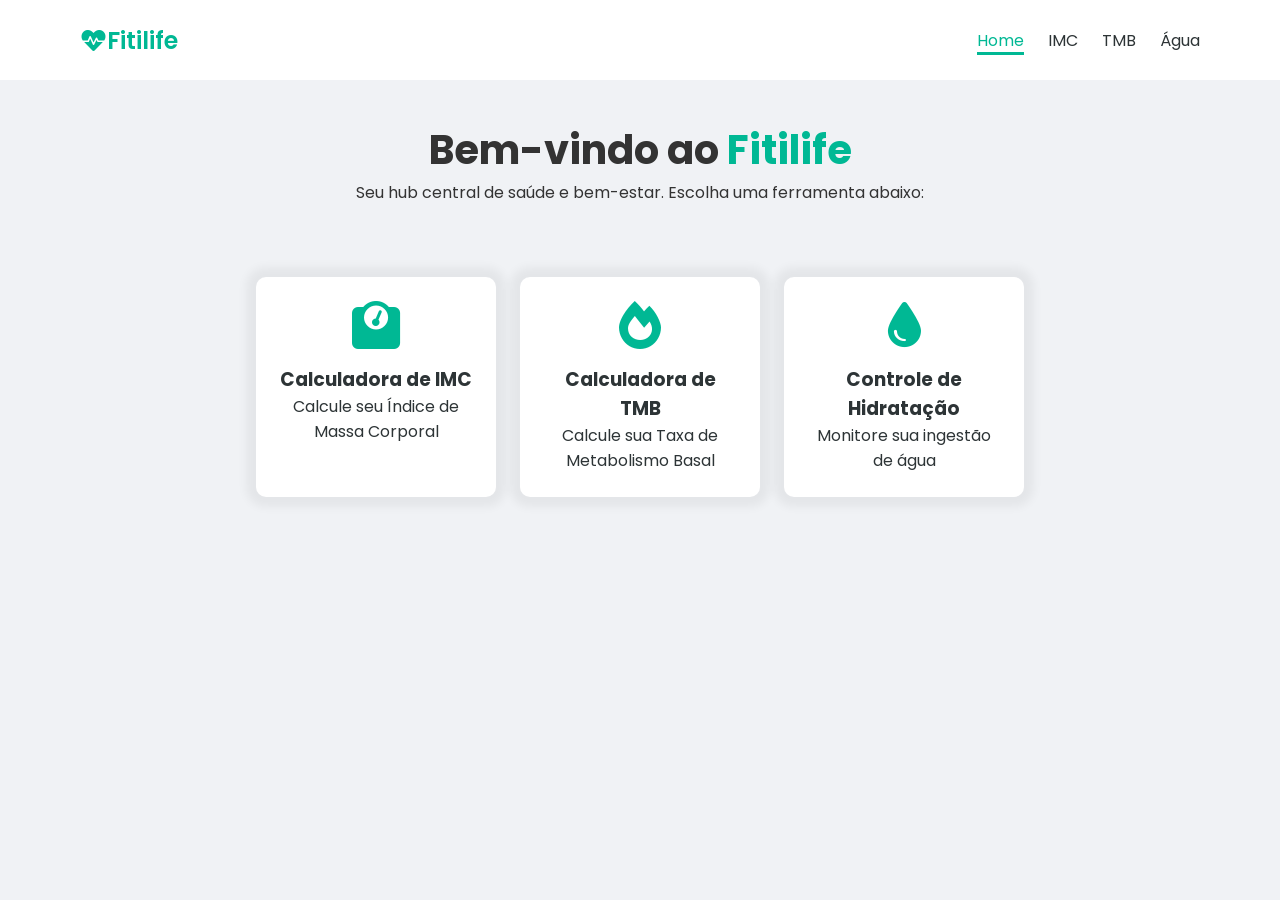
<file: index.html>
<!DOCTYPE html>
<html lang="pt-br">
<head>
    <meta charset="UTF-8">
    <meta name="viewport" content="width=device-width, initial-scale=1.0">
    <link rel="preconnect" href="https://fonts.googleapis.com">
    <link rel="preconnect" href="https://fonts.gstatic.com" crossorigin>
    <link href="https://fonts.googleapis.com/css2?family=Poppins:ital,wght@0,100;0,200;0,300;0,400;0,500;0,600;0,700;0,800;0,900;1,100;1,200;1,300;1,400;1,500;1,600;1,700;1,800;1,900&display=swap" rel="stylesheet">
    <link rel="stylesheet" href="./css/styles.css">
    <link
    rel="stylesheet"
    href="https://cdnjs.cloudflare.com/ajax/libs/font-awesome/6.0.0/css/all.min.css"
/>
    <title>Fitilife</title>
</head>
<body>
    <nav>
        <a href="./index.html" class="logo" id="logo">
            <i class="fas fa-heartbeat">
            </i>Fitilife</a>

        <ul class="nav-links">
            <li><a class="nav-link active" href="./index.html">Home</a></li>
            <li><a class="nav-link" href="./fitilife_dashboard/imc.html">IMC</a></li>
            <li><a class="nav-link" href="./fitilife_dashboard/tmb.html">TMB</a></li>
            <li><a class="nav-link" href="./fitilife_dashboard/water.html">Água</a></li>
        </ul>

    </nav>
    <header class="header-container">
        <h1>Bem-vindo ao <span>Fitilife</span></h1>
        <p>Seu hub central de saúde e bem-estar. Escolha uma ferramenta abaixo:</p>
    </header>
    <main>
            <section class="cards-section">
                <a href="./fitilife_dashboard/imc.html" class="card">
                    <i class="fas fa-weight"></i>
                <h3>Calculadora de IMC</h3>
                <p>Calcule seu Índice de Massa Corporal</p>
                </a>
                <a href="./fitilife_dashboard/tmb.html" class="card">
                    <i class="fas fa-fire"></i>
                <h3>Calculadora de TMB</h3>
                <p>Calcule sua Taxa de Metabolismo Basal</p>
                </a>
                <a href="./fitilife_dashboard/water.html" class="card">
                    <i class="fas fa-tint"></i>
                    <h3>Controle de Hidratação</h3>
                    <p>Monitore sua ingestão de água</p>
                </a>
            </section>
    </main>
</body>
</html>
</file>
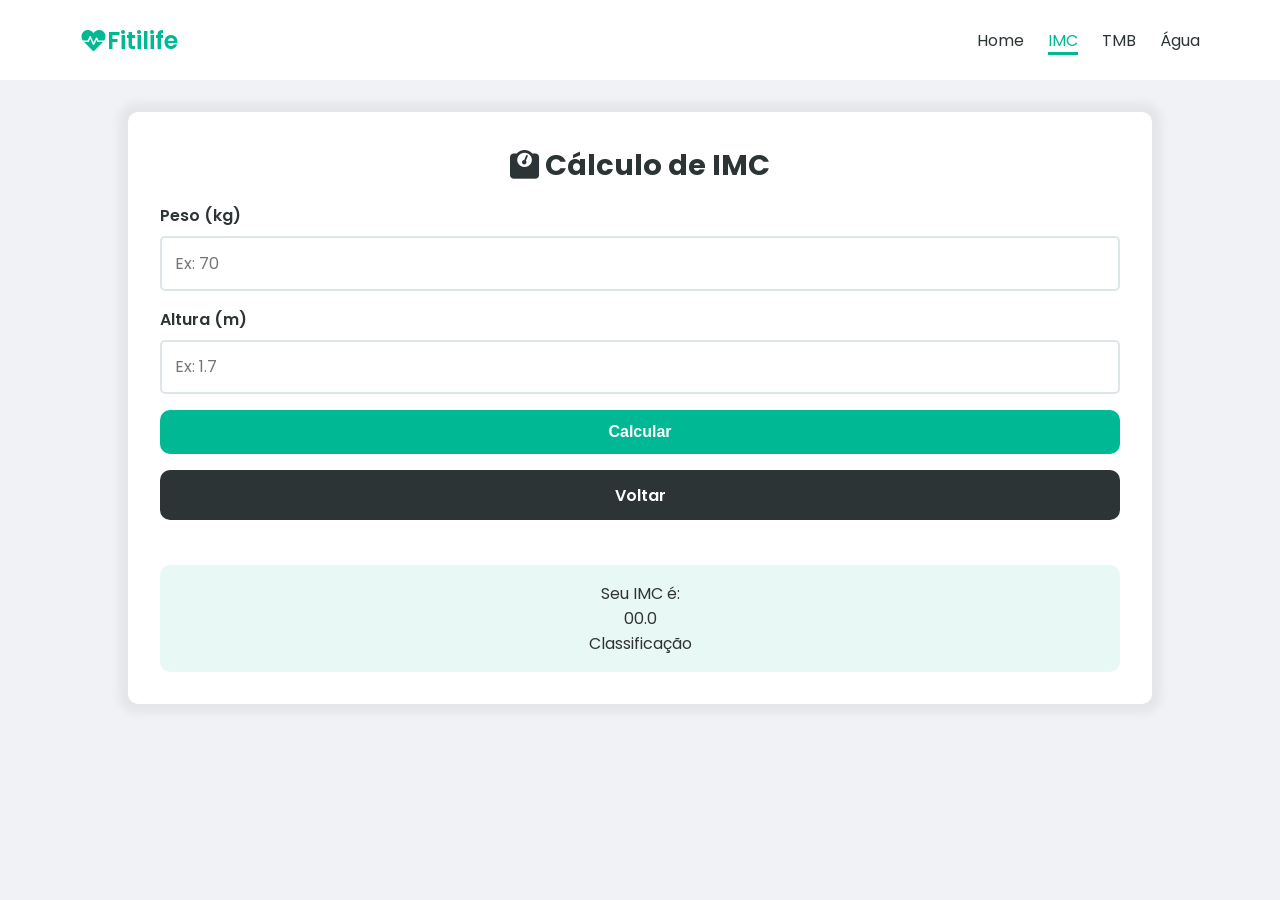
<file: fitilife_dashboard/imc.html>
<!DOCTYPE html>
<html lang="pt-br">
<head>
    <meta charset="UTF-8">
    <meta name="viewport" content="width=device-width, initial-scale=1.0">
    <link rel="preconnect" href="https://fonts.googleapis.com">
    <link rel="preconnect" href="https://fonts.gstatic.com" crossorigin>
    <link href="https://fonts.googleapis.com/css2?family=Poppins:ital,wght@0,100;0,200;0,300;0,400;0,500;0,600;0,700;0,800;0,900;1,100;1,200;1,300;1,400;1,500;1,600;1,700;1,800;1,900&display=swap" rel="stylesheet">
    <link rel="stylesheet" href="../css/styles.css">
    <link
    rel="stylesheet"
    href="https://cdnjs.cloudflare.com/ajax/libs/font-awesome/6.0.0/css/all.min.css"
/>
    <title>Calculadora de IMC</title>
</head>
<body>
    <nav>
        <a href="../index.html" class="logo" id="logo">
            <i class="fas fa-heartbeat"></i>Fitilife</a>

        <ul class="nav-links">
            <li><a class="nav-link" href="../index.html">Home</a></li>
            <li><a class="nav-link active" href="./imc.html">IMC</a></li>
            <li><a class="nav-link" href="./tmb.html">TMB</a></li>
            <li><a class="nav-link" href="./water.html">Água</a></li>
        </ul>
    </nav>
<main>
    <section class="tool-container">
    <div class="tool-container-title">
        <h2><i class="fas fa-weight"></i> Cálculo de IMC</h2>
    </div>

    <form>
        <div class="form-group">
        <label for="weight">Peso (kg)</label>
        <input type="number" step="any" placeholder="Ex: 70" id="weight" />
        </div>

        <div class="form-group">
        <label for="height">Altura (m)</label>
        <input type="number" step="any" placeholder="Ex: 1.7" id="height" />
        </div>

                <button class="action-btn">Calcular</button>
                <a class="action-btn btn-back" href="../index.html">Voltar</a>
            </form>

    <div class="result-box">
        <p>Seu IMC é:</p>
        <p>00.0</p>
        <p>Classificação</p>
    </div>

        </section>
    </main>
</body>
</html>
</file>
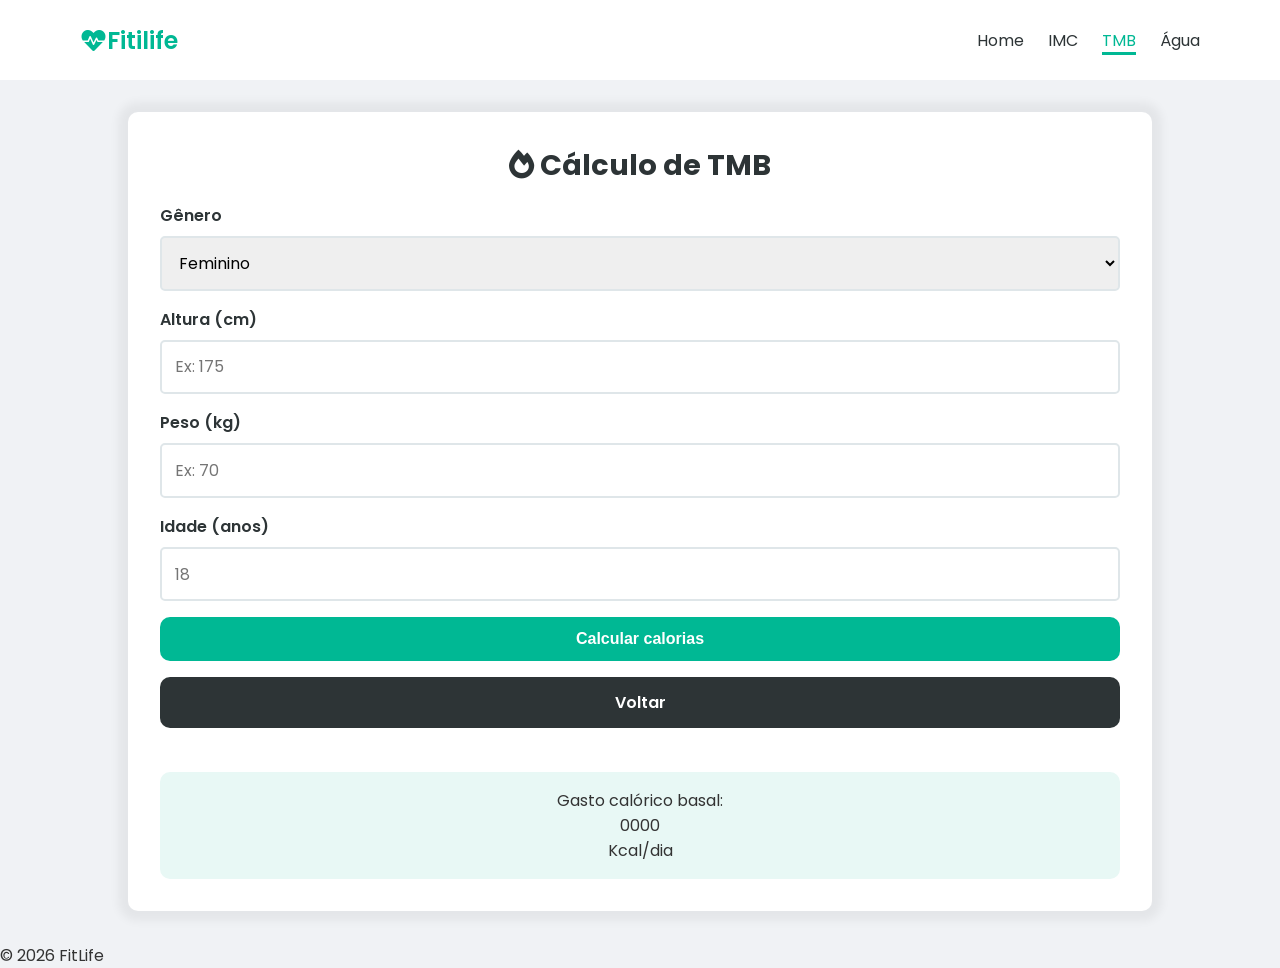
<file: fitilife_dashboard/tmb.html>
<!DOCTYPE html>
<html lang="pt-br">
<head>
    <meta charset="UTF-8">
    <meta name="viewport" content="width=device-width, initial-scale=1.0">
    <link rel="preconnect" href="https://fonts.googleapis.com">
    <link rel="preconnect" href="https://fonts.gstatic.com" crossorigin>
    <link href="https://fonts.googleapis.com/css2?family=Poppins:ital,wght@0,100;0,200;0,300;0,400;0,500;0,600;0,700;0,800;0,900;1,100;1,200;1,300;1,400;1,500;1,600;1,700;1,800;1,900&display=swap" rel="stylesheet">
    <link rel="stylesheet" href="../css/styles.css">
    <link
    rel="stylesheet"
    href="https://cdnjs.cloudflare.com/ajax/libs/font-awesome/6.0.0/css/all.min.css"
/>
    <title>Taxa de Metabolismo Basal</title>
</head>
<body>
    <nav>
        <a href="../index.html" class="logo" id="logo">
            <i class="fas fa-heartbeat"></i>Fitilife</a>

        <ul class="nav-links">
            <li><a class="nav-link" href="../index.html">Home</a></li>
            <li><a class="nav-link" href="./imc.html">IMC</a></li>
            <li><a class="nav-link active" href="./tmb.html">TMB</a></li>
            <li><a class="nav-link" href="./water.html">Água</a></li>
        </ul>
    </nav>
  <main>
    <section class="tool-container">
      <div class="tool-container-title">
        <h2><i class="fas fa-fire"></i> Cálculo de TMB</h2>
      </div>

      <form>
        <div class="form-group">
          <label for="gender">Gênero</label>
          <select name="gender" id="gender">
            <option value="female">Feminino</option>
            <option value="male">Masculino</option>
          </select>
        </div>

        <div class="form-group">
          <label for="height">Altura (cm)</label>
          <input type="number" step="any" id="height" placeholder="Ex: 175" />
        </div>

        <div class="form-group">
          <label for="weight">Peso (kg)</label>
          <input type="number" step="any" id="weight" placeholder="Ex: 70" />
        </div>

        <div class="form-group">
          <label for="age">Idade (anos)</label>
          <input type="number" id="age" placeholder="18" />
        </div>

        <button class="action-btn">Calcular calorias</button>
        <a class="action-btn btn-back" href="../index.html">Voltar</a>
      </form>

      <div class="result-box">
        <p>Gasto calórico basal:</p>
        <p>0000</p>
        <p>Kcal/dia</p>
      </div>
    </section>
  </main>

  <footer>
    <p>© 2026 FitLife</p>
  </footer>
</body>
</html>
</file>
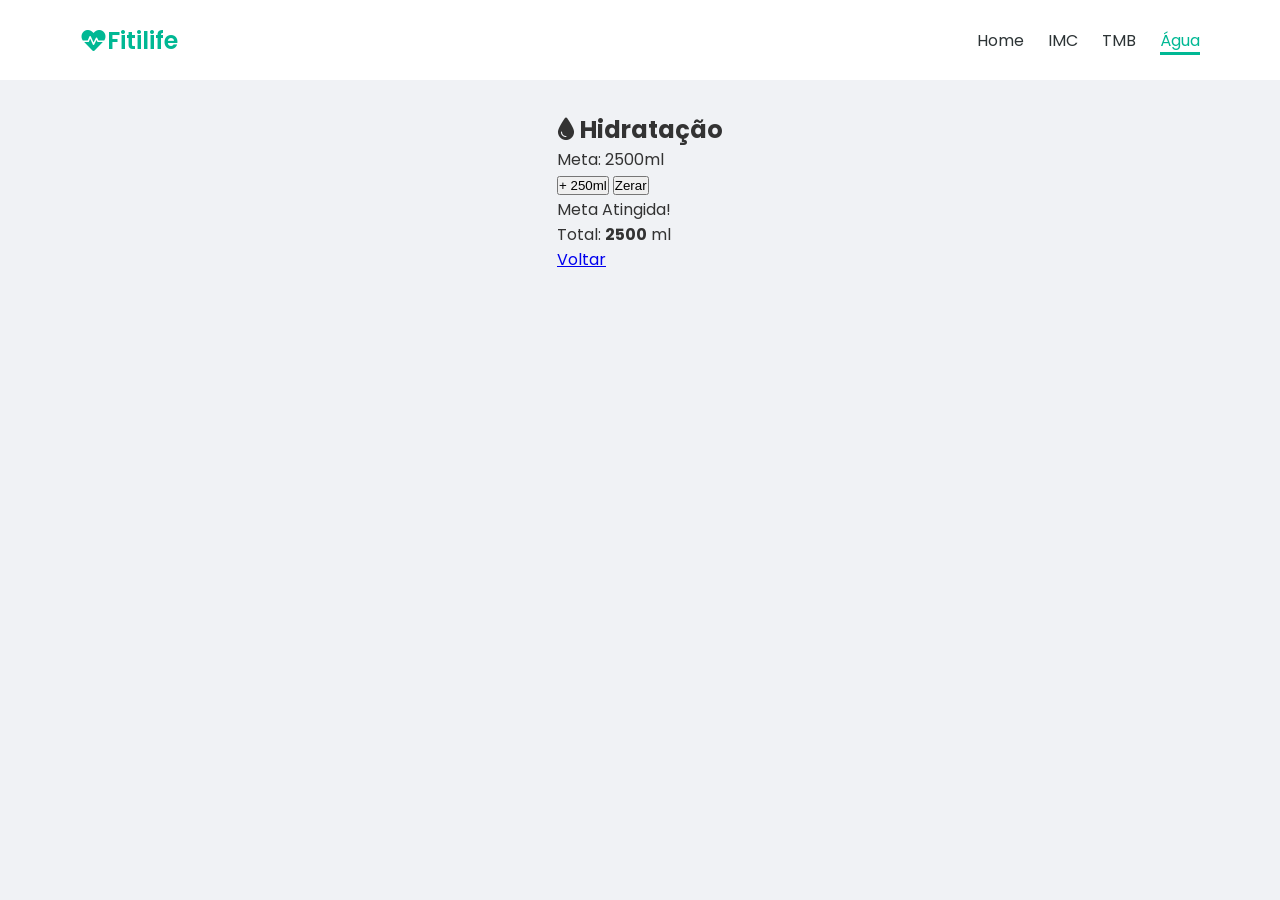
<file: fitilife_dashboard/walter.html>
<!DOCTYPE html>
<html lang="pt-br">
<head>
    <meta charset="UTF-8">
    <meta name="viewport" content="width=device-width, initial-scale=1.0">
    <link rel="preconnect" href="https://fonts.googleapis.com">
    <link rel="preconnect" href="https://fonts.gstatic.com" crossorigin>
    <link href="https://fonts.googleapis.com/css2?family=Poppins:ital,wght@0,100;0,200;0,300;0,400;0,500;0,600;0,700;0,800;0,900;1,100;1,200;1,300;1,400;1,500;1,600;1,700;1,800;1,900&display=swap" rel="stylesheet">
    <link rel="stylesheet" href="../css/styles.css">
    <link
    rel="stylesheet"
    href="https://cdnjs.cloudflare.com/ajax/libs/font-awesome/6.0.0/css/all.min.css"
/>
    <title>Controle de Hidratação</title>
</head>
<body>
    <nav>
        <a href="../index.html" class="logo" id="logo">
            <i class="fas fa-heartbeat"></i>Fitilife</a>

        <ul class="nav-links">
            <li><a class="nav-link" href="../index.html">Home</a></li>
            <li><a class="nav-link" href="./imc.html">IMC</a></li>
            <li><a class="nav-link" href="./tmb.html">TMB</a></li>
            <li><a class="nav-link active" href="./walter.html">Água</a></li>
        </ul>
    </nav>
    <main>
        <section class="form-container">
            <h2><i class="fas fa-tint"></i> Hidratação</h2>
            <p class="meta">Meta: 2500ml</p>

            <div class="water-buttons">
                <button class="btn-water btn-add">+ 250ml</button>
                <button class="btn-water btn-reset">Zerar</button>
            </div>

            <div class="progress-bar">
                <div class="progress-fill">Meta Atingida!</div>
            </div>

            <p class="total">Total: <strong>2500</strong> ml</p>

            <a href="../index.html" class="btn btn-secondary">Voltar</a>
        </section>
    </main>
</body>
</html>
</file>
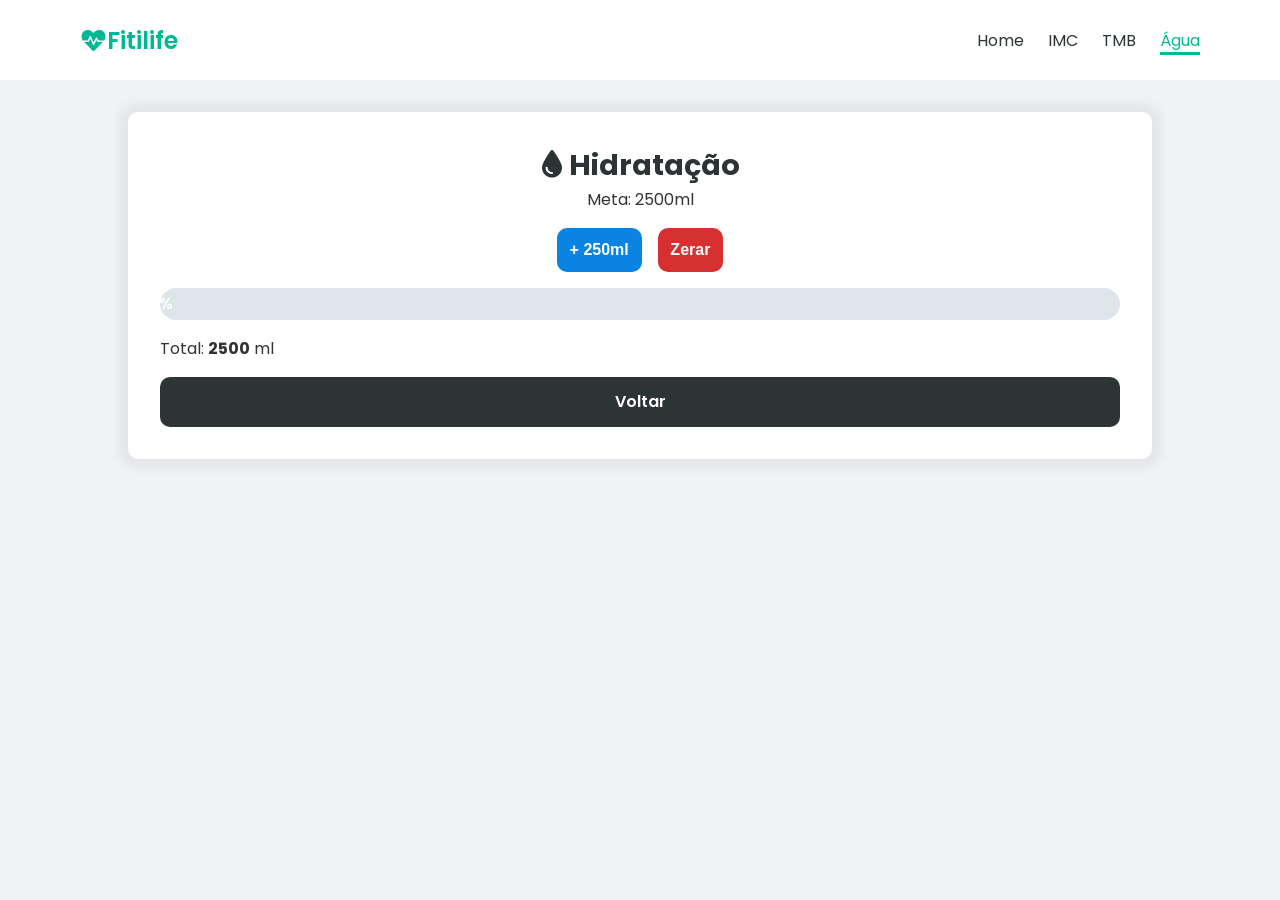
<file: fitilife_dashboard/water.html>
<!DOCTYPE html>
<html lang="pt-br">
<head>
    <meta charset="UTF-8">
    <meta name="viewport" content="width=device-width, initial-scale=1.0">
    <link rel="preconnect" href="https://fonts.googleapis.com">
    <link rel="preconnect" href="https://fonts.gstatic.com" crossorigin>
    <link href="https://fonts.googleapis.com/css2?family=Poppins:ital,wght@0,100;0,200;0,300;0,400;0,500;0,600;0,700;0,800;0,900;1,100;1,200;1,300;1,400;1,500;1,600;1,700;1,800;1,900&display=swap" rel="stylesheet">
    <link rel="stylesheet" href="../css/styles.css">
    <link rel="stylesheet" href="../css/water.css">
    <link
    rel="stylesheet"
    href="https://cdnjs.cloudflare.com/ajax/libs/font-awesome/6.0.0/css/all.min.css"
/>
    <title>Controle de Hidratação</title>
</head>
<body>
    <nav>
        <a href="../index.html" class="logo" id="logo">
            <i class="fas fa-heartbeat"></i>Fitilife</a>

        <ul class="nav-links">
            <li><a class="nav-link" href="../index.html">Home</a></li>
            <li><a class="nav-link" href="./imc.html">IMC</a></li>
            <li><a class="nav-link" href="./tmb.html">TMB</a></li>
            <li><a class="nav-link active" href="./water.html">Água</a></li>
        </ul>
    </nav>
    <main>
        <section class="tool-container">
            <div class="tool-container-title">
                <h2><i class="fas fa-tint"></i> Hidratação</h2>
                <p class="meta">Meta: 2500ml</p>
            </div>

    <div class="water-controls">
        <button class="action-btn btn-water-add">+ 250ml</button>
        <button class="action-btn btn-water-reset">Zerar</button>
    </div>

    <div class="progress-container">
        <div id="water-bar" class="progress-bar">0%</div>
    </div>

            <p class="total">Total: <strong>2500</strong> ml</p>

            <a class="action-btn btn-back" href="../index.html" class="action-btn btn-back">Voltar</a>
        </section>
    </main>
</body>
</html>
</file>
<file: css/styles.css>
* {
    margin: 0;
    padding: 0;
    box-sizing: border-box;
}

:root {
    --primary-color: #00b894;
    --primary-dark: #019477;
    --secondary-color: #2d3436;
    --background-color: #f0f2f5;
    --card-color: #ffffff;
    --text-color: #333333;
    --muted-color: #636e72;
    --danger-color: #d63031;
    --water-color: #0984e3;
    --border-color: #dfe6e9;
}

body {
    background-color: var(--background-color);
    font-family: Poppins;
    color: #333;
}

nav {
    display: flex;
    /*deixar itens um ao lado do outro*/
    justify-content: space-between;
    /* tag a tendo espaçamento da tag ul */
    align-items: center;
    /* centraliza itens da vertical */

    padding: 0 5rem;

    background-color: var(--card-color);
    height: 5rem;
}

#logo {
    font-size: 1.5rem;
    color: var(--primary-color);
    text-decoration: none;
    font-weight: 600;
}

.nav-links {
    display: flex;
    list-style: none;
    gap: 1.5rem;
}

.nav-link {
    text-decoration: none;
    color: var(--secondary-color);
    font-size: 1rem;

    transition: 0.2s;
}

.nav-link:hover {
    color: var(--primary-color)
}

.nav-link.active {
    border-bottom: 3px var(--primary-color) solid;
    color: var(--primary-color)
}

.header-container {
    text-align: center;

    padding: 2.5rem 0;
}

.header-container h1 {
    font-size: 2.5rem;
}

.header-container span {
    color: var(--primary-color);
}

main {
    width: 80vw;

    margin: 0 auto;

    padding: 2rem 0;

    display: flex;
    justify-content: center;
    align-items: center;
}

.cards-section {
    display: flex;
    justify-content: center;
    gap: 1.5rem;
    text-align: center;

    flex-wrap: wrap;
}

.card {
    background-color: var(--card-color);
    color: var(--secondary-color);
    padding: 1.5rem;
    border-radius: 10px;
    text-align: center;
    text-decoration: none;
    width: 15rem;

    transition: 0.4s;

    /* box-shadow: HORIZONTAL VERTICAL BLUR SPREAD COLOR; */
    box-shadow: 0 0 10px 10px rgba(0, 0, 0, 0.05);
}

.card:hover {
    border: 2px solid var(--primary-color);
    color: var(--primary-color);
}

.card i {
    font-size: 3rem;
    color: var(--primary-color);
    margin-bottom: 1rem;
}

.tool-container {
    display: flex;
    flex-direction: column;

    gap: 1rem;

    width: 100%;
    padding: 2rem;

    background-color: var(--card-color);
    border-radius: 10px;
    box-shadow: 0 0 10px 10px rgba(0, 0, 0, 0.05);
}

.tool-container-title {
    text-align: center;
}

.tool-container-title h2 {
    color: var(--secondary-color);
    font-size: 1.8rem;
}

.tool-container form {
    display: flex;
    flex-direction: column;
    gap: 1rem;
}

.form-group {
    display: flex;
    flex-direction: column;
    gap: 0.5rem;
}

.form-group label {
    font-weight: 600;
    color: var(--secondary-color);
}

.form-group input,
.form-group select {
    padding: 0.8rem;
    border: 2px solid var(--border-color);
    border-radius: 5px;
    font-size: 1rem;
    font-family: inherit;
}

.form-group input:focus {
    outline: none;
    border-color: var(--primary-color);
}


.action-btn {
    padding: 0.8rem;
    background-color: var(--primary-color);
    color: white;
    border: none;
    border-radius: 10px;
    font-size: 1rem;
    font-weight: 600;
    cursor: pointer;
    transform: 0.3s;
}

.action-btn:hover {
    background-color: var(--primary-dark);
}

.btn-back {
    background-color: var(--secondary-color);
    text-align: center;
    text-decoration: none;
}

.btn-back:hover {
    background-color: var(--text-color);
}

.result-box {
    margin-top: 1.8rem;
    padding: 1rem;
    background-color: #e8f8f5;
    border-radius: 10px;
    text-align: center;
}

@media (max-width: 490px) {
    nav {
        flex-direction: column;
    }
}
</file>
<file: css/water.css>
.water-controls {
    display: flex;
    justify-content: center;
    align-items: center;

    flex-wrap: wrap;
    gap: 1rem
}

.water-button {
    background-color: var(--water-color);
}

.btn-water-add {
    background-color: var(--water-color);
}

.btn-water-add:hover {
    background-color:  #076ebc;
}

.btn-water-reset {
    background-color: var(--danger-color);
}

.btn-water-reset:hover {
    background-color: #b71c1c;
}

.progress-container {
    width: 100%;
    height: 2rem;
    background-color: var(--border-color);
    border-radius: 32px;
}

.progress-bar {
    display: flex;
    align-items: center;
    justify-content: center;
    border-top-left-radius: 30px;
    border-bottom-left-radius: 30px;
    width: 0%;
    height: 100%;
    background-color: var(--water-color);
    color: var(--card-color);
    font-weight: 600;
}
</file>
